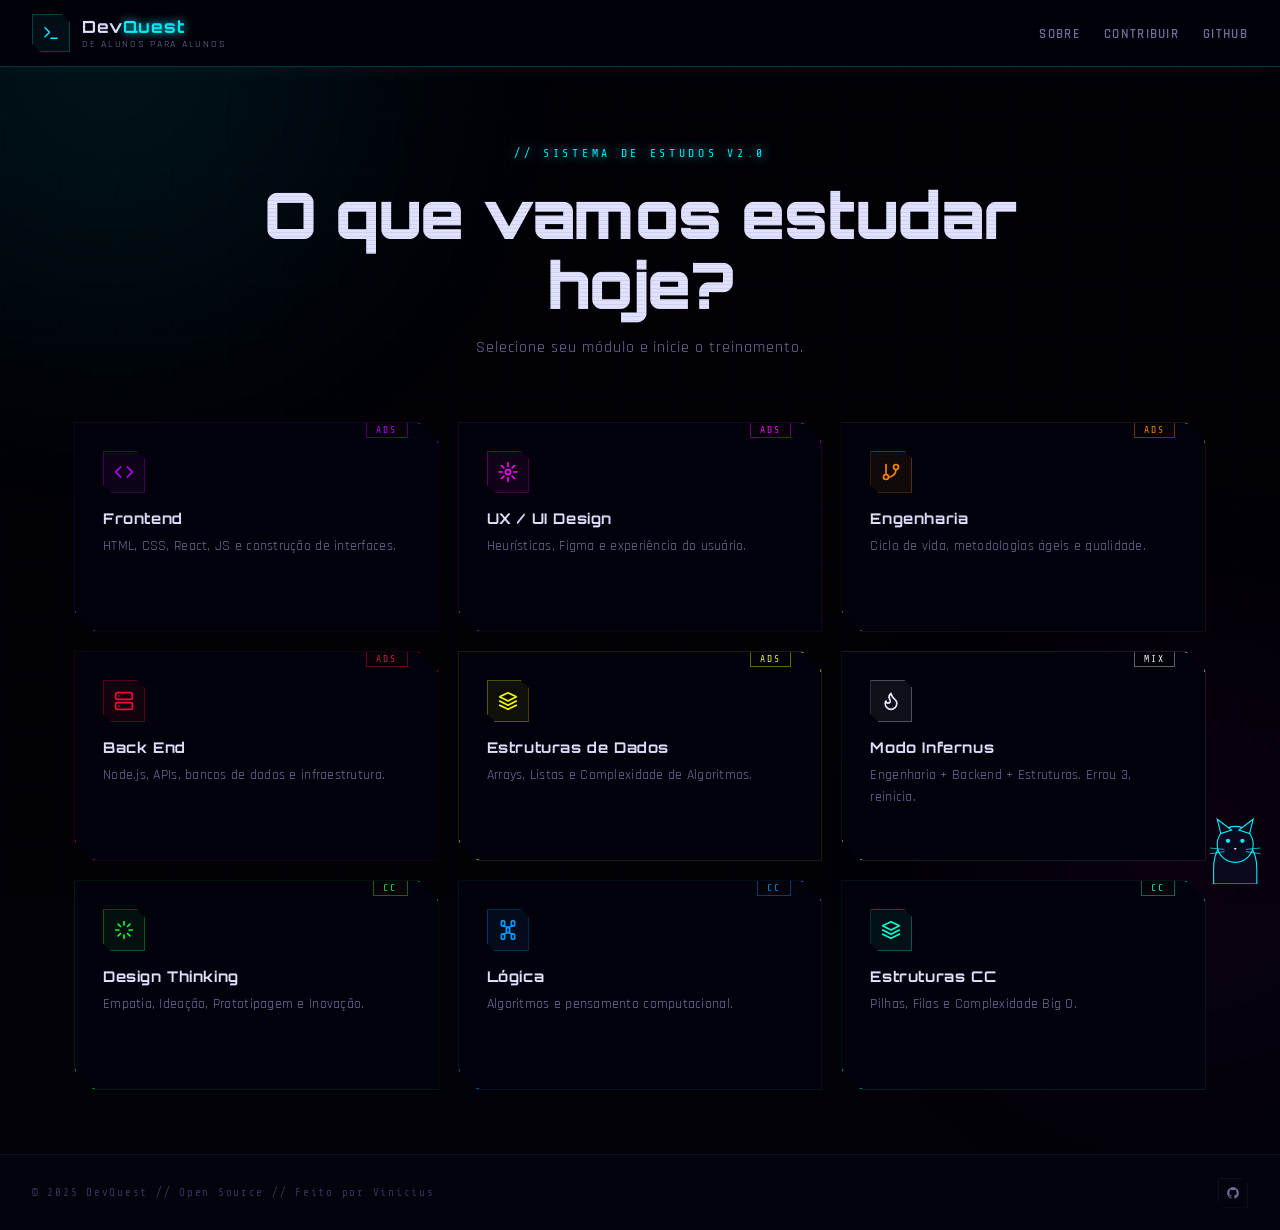
<file: index.html>
<!DOCTYPE html>
<html lang="pt-BR">
<head>
  <meta charset="UTF-8">
  <meta name="viewport" content="width=device-width, initial-scale=1.0">
  <title>DevQuest</title>
  <link rel="stylesheet" href="assets/css/cyber.css">
</head>
<body>

  <!-- MATRIX RAIN — watermark background -->
  <canvas id="game-canvas" style="position:fixed;top:0;left:0;width:100%;height:100%;z-index:1;pointer-events:none;opacity:0.45;"></canvas>

  <!-- Background glow blobs -->
  <div class="glow-blob glow-blob-1"></div>
  <div class="glow-blob glow-blob-2"></div>

  <!-- NAVBAR -->
  <nav class="cyber-nav">
    <div class="cyber-logo">
      <div class="cyber-logo-icon">
        <svg width="18" height="18" viewBox="0 0 24 24" fill="none" stroke="currentColor" stroke-width="2" stroke-linecap="round" stroke-linejoin="round">
          <polyline points="4 17 10 11 4 5"/><line x1="12" y1="19" x2="20" y2="19"/>
        </svg>
      </div>
      <div>
        <div class="cyber-logo-text">Dev<span>Quest</span></div>
        <div class="cyber-logo-sub">De alunos para alunos</div>
      </div>
    </div>
    <ul class="cyber-nav-links">
      <li><a href="#">Sobre</a></li>
      <li><a href="#">Contribuir</a></li>
      <li><a href="https://github.com/ViniciusPaiva21/Quiz_Interativo" target="_blank">GitHub</a></li>
    </ul>
  </nav>

  <!-- MAIN -->
  <main class="main-container">

    <!-- HERO -->
    <div class="cyber-hero">
      <span class="cyber-hero-label">// sistema de estudos v2.0</span>
      <h2 class="cyber-hero-title">
        O que vamos estudar<br>
        <span class="glitch-text">hoje?</span>
      </h2>
      <p class="cyber-hero-subtitle">Selecione seu módulo e inicie o treinamento.</p>
    </div>

    <!-- CATEGORY GRID -->
    <div class="cyber-grid">

      <!-- Frontend -->
      <a href="pages/frontend.html" class="cyber-card"
         style="--card-accent:#bf00ff;--card-accent-rgb:191,0,255;">
        <div class="card-scan"></div>
        <span class="card-badge">ADS</span>
        <div>
          <div class="card-icon">
            <svg width="20" height="20" viewBox="0 0 24 24" fill="none" stroke="currentColor" stroke-width="2" stroke-linecap="round" stroke-linejoin="round">
              <polyline points="16 18 22 12 16 6"/><polyline points="8 6 2 12 8 18"/>
            </svg>
          </div>
          <div class="card-title">Frontend <span class="card-arrow">→</span></div>
          <p class="card-desc">HTML, CSS, React, JS e construção de interfaces.</p>
        </div>
      </a>

      <!-- UX/UI -->
      <a href="pages/ux.html" class="cyber-card"
         style="--card-accent:#ff00ff;--card-accent-rgb:255,0,255;">
        <div class="card-scan"></div>
        <span class="card-badge">ADS</span>
        <div>
          <div class="card-icon">
            <svg width="20" height="20" viewBox="0 0 24 24" fill="none" stroke="currentColor" stroke-width="2" stroke-linecap="round" stroke-linejoin="round">
              <circle cx="12" cy="12" r="3"/><path d="M12 1v4M12 19v4M4.22 4.22l2.83 2.83M16.95 16.95l2.83 2.83M1 12h4M19 12h4M4.22 19.78l2.83-2.83M16.95 7.05l2.83-2.83"/>
            </svg>
          </div>
          <div class="card-title">UX / UI Design <span class="card-arrow">→</span></div>
          <p class="card-desc">Heurísticas, Figma e experiência do usuário.</p>
        </div>
      </a>

      <!-- Engenharia -->
      <a href="pages/engenharia.html" class="cyber-card"
         style="--card-accent:#ff8800;--card-accent-rgb:255,136,0;">
        <div class="card-scan"></div>
        <span class="card-badge">ADS</span>
        <div>
          <div class="card-icon">
            <svg width="20" height="20" viewBox="0 0 24 24" fill="none" stroke="currentColor" stroke-width="2" stroke-linecap="round" stroke-linejoin="round">
              <line x1="6" y1="3" x2="6" y2="15"/><circle cx="18" cy="6" r="3"/><circle cx="6" cy="18" r="3"/>
              <path d="M18 9a9 9 0 01-9 9"/>
            </svg>
          </div>
          <div class="card-title">Engenharia <span class="card-arrow">→</span></div>
          <p class="card-desc">Ciclo de vida, metodologias ágeis e qualidade.</p>
        </div>
      </a>

      <!-- Backend -->
      <a href="pages/backend.html" class="cyber-card"
         style="--card-accent:#ff003c;--card-accent-rgb:255,0,60;">
        <div class="card-scan"></div>
        <span class="card-badge">ADS</span>
        <div>
          <div class="card-icon">
            <svg width="20" height="20" viewBox="0 0 24 24" fill="none" stroke="currentColor" stroke-width="2" stroke-linecap="round" stroke-linejoin="round">
              <rect x="2" y="2" width="20" height="8" rx="2" ry="2"/><rect x="2" y="14" width="20" height="8" rx="2" ry="2"/>
              <line x1="6" y1="6" x2="6.01" y2="6"/><line x1="6" y1="18" x2="6.01" y2="18"/>
            </svg>
          </div>
          <div class="card-title">Back End <span class="card-arrow">→</span></div>
          <p class="card-desc">Node.js, APIs, bancos de dados e infraestrutura.</p>
        </div>
      </a>

      <!-- Estruturas ADS -->
      <a href="pages/estruturas.html" class="cyber-card"
         style="--card-accent:#f5ff00;--card-accent-rgb:245,255,0;">
        <div class="card-scan"></div>
        <span class="card-badge">ADS</span>
        <div>
          <div class="card-icon">
            <svg width="20" height="20" viewBox="0 0 24 24" fill="none" stroke="currentColor" stroke-width="2" stroke-linecap="round" stroke-linejoin="round">
              <polygon points="12 2 2 7 12 12 22 7 12 2"/><polyline points="2 17 12 22 22 17"/>
              <polyline points="2 12 12 17 22 12"/>
            </svg>
          </div>
          <div class="card-title">Estruturas de Dados <span class="card-arrow">→</span></div>
          <p class="card-desc">Arrays, Listas e Complexidade de Algoritmos.</p>
        </div>
      </a>

      <!-- Modo Infernus -->
      <a href="pages/infernus.html" class="cyber-card"
         style="--card-accent:#e8e8ff;--card-accent-rgb:232,232,255;">
        <div class="card-scan"></div>
        <span class="card-badge">MIX</span>
        <div>
          <div class="card-icon">
            <svg width="20" height="20" viewBox="0 0 24 24" fill="none" stroke="currentColor" stroke-width="2" stroke-linecap="round" stroke-linejoin="round">
              <path d="M8.5 14.5A2.5 2.5 0 0011 12c0-1.38-.5-2-1-3-1.072-2.143-.224-4.054 2-6 .5 2.5 2 4.9 4 6.5 2 1.6 3 3.5 3 5.5a7 7 0 11-14 0c0-1.153.433-2.294 1-3a2.5 2.5 0 002.5 2.5z"/>
            </svg>
          </div>
          <div class="card-title">Modo Infernus <span class="card-arrow">→</span></div>
          <p class="card-desc">Engenharia + Backend + Estruturas. Errou 3, reinicia.</p>
        </div>
      </a>

      <!-- Design Thinking -->
      <a href="pages/designthinking.html" class="cyber-card"
         style="--card-accent:#00ff41;--card-accent-rgb:0,255,65;">
        <div class="card-scan"></div>
        <span class="card-badge">CC</span>
        <div>
          <div class="card-icon">
            <svg width="20" height="20" viewBox="0 0 24 24" fill="none" stroke="currentColor" stroke-width="2" stroke-linecap="round" stroke-linejoin="round">
              <line x1="12" y1="2" x2="12" y2="6"/><line x1="12" y1="18" x2="12" y2="22"/>
              <line x1="4.93" y1="4.93" x2="7.76" y2="7.76"/><line x1="16.24" y1="16.24" x2="19.07" y2="19.07"/>
              <line x1="2" y1="12" x2="6" y2="12"/><line x1="18" y1="12" x2="22" y2="12"/>
              <line x1="4.93" y1="19.07" x2="7.76" y2="16.24"/><line x1="16.24" y1="7.76" x2="19.07" y2="4.93"/>
            </svg>
          </div>
          <div class="card-title">Design Thinking <span class="card-arrow">→</span></div>
          <p class="card-desc">Empatia, Ideação, Prototipagem e Inovação.</p>
        </div>
      </a>

      <!-- Lógica -->
      <a href="pages/logica.html" class="cyber-card"
         style="--card-accent:#0099ff;--card-accent-rgb:0,153,255;">
        <div class="card-scan"></div>
        <span class="card-badge">CC</span>
        <div>
          <div class="card-icon">
            <svg width="20" height="20" viewBox="0 0 24 24" fill="none" stroke="currentColor" stroke-width="2" stroke-linecap="round" stroke-linejoin="round">
              <rect x="4" y="1" width="4" height="6" rx="1"/><rect x="16" y="1" width="4" height="6" rx="1"/>
              <rect x="10" y="9" width="4" height="6" rx="1"/><rect x="4" y="17" width="4" height="6" rx="1"/>
              <rect x="16" y="17" width="4" height="6" rx="1"/>
              <line x1="6" y1="7" x2="12" y2="9"/><line x1="18" y1="7" x2="12" y2="9"/>
              <line x1="12" y1="15" x2="6" y2="17"/><line x1="12" y1="15" x2="18" y2="17"/>
            </svg>
          </div>
          <div class="card-title">Lógica <span class="card-arrow">→</span></div>
          <p class="card-desc">Algoritmos e pensamento computacional.</p>
        </div>
      </a>

      <!-- Estruturas CC -->
      <a href="pages/estruturascc.html" class="cyber-card"
         style="--card-accent:#00ffcc;--card-accent-rgb:0,255,204;">
        <div class="card-scan"></div>
        <span class="card-badge">CC</span>
        <div>
          <div class="card-icon">
            <svg width="20" height="20" viewBox="0 0 24 24" fill="none" stroke="currentColor" stroke-width="2" stroke-linecap="round" stroke-linejoin="round">
              <polygon points="12 2 2 7 12 12 22 7 12 2"/>
              <polyline points="2 17 12 22 22 17"/>
              <polyline points="2 12 12 17 22 12"/>
            </svg>
          </div>
          <div class="card-title">Estruturas CC <span class="card-arrow">→</span></div>
          <p class="card-desc">Pilhas, Filas e Complexidade Big O.</p>
        </div>
      </a>

    </div>

  </main>

  <!-- FOOTER -->
  <footer class="cyber-footer">
    <span class="footer-text">© 2025 DevQuest // Open Source // Feito por Vinicius</span>
    <div class="footer-links">
      <a href="https://github.com/ViniciusPaiva21/Quiz_Interativo" target="_blank" class="footer-link" title="GitHub">
        <svg width="14" height="14" viewBox="0 0 24 24" fill="currentColor">
          <path d="M12 2C6.477 2 2 6.477 2 12c0 4.42 2.865 8.17 6.839 9.49.5.092.682-.217.682-.482 0-.237-.008-.866-.013-1.7-2.782.604-3.369-1.34-3.369-1.34-.454-1.156-1.11-1.464-1.11-1.464-.908-.62.069-.608.069-.608 1.003.07 1.531 1.03 1.531 1.03.892 1.529 2.341 1.087 2.91.832.092-.647.35-1.088.636-1.338-2.22-.253-4.555-1.11-4.555-4.943 0-1.091.39-1.984 1.029-2.683-.103-.253-.446-1.27.098-2.647 0 0 .84-.269 2.75 1.025A9.578 9.578 0 0112 6.836c.85.004 1.705.114 2.504.336 1.909-1.294 2.747-1.025 2.747-1.025.546 1.377.202 2.394.1 2.647.64.699 1.028 1.592 1.028 2.683 0 3.842-2.339 4.687-4.566 4.935.359.309.678.919.678 1.852 0 1.336-.012 2.415-.012 2.741 0 .267.18.578.688.48C19.138 20.167 22 16.418 22 12c0-5.523-4.477-10-10-10z"/>
        </svg>
      </a>
    </div>
  </footer>

  <!-- AUDIO CAT -->
  <audio id="meow1" src="assets/audio/miado1.mp3" preload="none"></audio>
  <audio id="meow2" src="assets/audio/miado2.mp3" preload="none"></audio>
  <audio id="meow3" src="assets/audio/miado3.mp3" preload="none"></audio>
  <audio id="meow4" src="assets/audio/miado4.mp3" preload="none"></audio>
  <audio id="meow5" src="assets/audio/miado5.mp3" preload="none"></audio>

  <!-- MASCOT -->
  <div class="mascot-wrap" onclick="handleCatClick()" title="Miau!">
    <div id="cat-bubble" class="mascot-bubble">MIAU://</div>
    <svg width="72" height="72" viewBox="0 0 100 100" id="cat-svg" style="transition:transform 0.4s ease;display:block;">
      <path d="M30 80 Q30 40 60 40 Q90 40 90 80 L90 100 L30 100 Z" fill="#0a0a1f" stroke="#00f0ff" stroke-width="1.5"/>
      <circle cx="60" cy="45" r="25" fill="#0a0a1f" stroke="#00f0ff" stroke-width="1.5"/>
      <path d="M40 30 L35 10 L55 25 Z" fill="#0a0a1f" stroke="#00f0ff" stroke-width="1.5"/>
      <path d="M80 30 L85 10 L65 25 Z" fill="#0a0a1f" stroke="#00f0ff" stroke-width="1.5"/>
      <circle cx="50" cy="40" r="3" fill="#00f0ff"/>
      <circle cx="70" cy="40" r="3" fill="#00f0ff"/>
      <path d="M58 50 L62 50 L60 53 Z" fill="#e0e0ff"/>
      <line x1="45" y1="52" x2="25" y2="50" stroke="#00f0ff" stroke-width="1"/>
      <line x1="45" y1="55" x2="25" y2="58" stroke="#00f0ff" stroke-width="1"/>
      <line x1="75" y1="52" x2="95" y2="50" stroke="#00f0ff" stroke-width="1"/>
      <line x1="75" y1="55" x2="95" y2="58" stroke="#00f0ff" stroke-width="1"/>
    </svg>
  </div>

  <script src="assets/js/mascot.js"></script>

  <!-- ============================================================
       MATRIX RAIN — passive cyberpunk background
       ============================================================ -->
  <script>
  (function () {
    'use strict';

    const canvas = document.getElementById('game-canvas');
    const ctx    = canvas.getContext('2d');

    // ── Charset: katakana + code symbols + hex + latin ──
    const CHARS =
      'アイウエオカキクケコサシスセソタチツテトナニヌネノハヒフヘホマミムメモヤユヨラリルレロワヲン' +
      '0123456789ABCDEF{}[]<>/\\|=+-*&%$#@!?~^' +
      'abcdefghijklmnopqrstuvwxyz';

    // Column colors: mostly cyan, occasional purple or green
    const COL_PALETTES = [
      '#00f0ff', '#00f0ff', '#00f0ff', '#00f0ff', '#00f0ff',
      '#bf00ff', '#00ff41',
    ];

    const FS = 14;         // font size / column width
    let W, H, cols;
    let drops = [];        // y position (in rows) per column
    let speeds = [];       // rows per frame per column (float)
    let palette = [];      // color per column
    let accum = [];        // fractional accumulator per column

    function init() {
      W = canvas.width  = window.innerWidth;
      H = canvas.height = window.innerHeight;
      cols   = Math.floor(W / FS);
      drops  = [];
      speeds = [];
      palette = [];
      accum  = [];
      for (let i = 0; i < cols; i++) {
        // stagger starting positions so it doesn't all start at top at once
        drops[i]  = -Math.floor(Math.random() * (H / FS));
        speeds[i] =  0.08 + Math.random() * 0.18;  // 0.08–0.26 rows/frame
        accum[i]  = 0;
        palette[i] = COL_PALETTES[Math.floor(Math.random() * COL_PALETTES.length)];
      }
      // Fill canvas black so first fade-rect starts correctly
      ctx.fillStyle = '#020208';
      ctx.fillRect(0, 0, W, H);
    }
    init();
    window.addEventListener('resize', init);

    ctx.font = `${FS}px 'Share Tech Mono', monospace`;

    function tick() {
      // Fade previous frame — controls trail length
      ctx.fillStyle = 'rgba(2, 2, 8, 0.22)';
      ctx.fillRect(0, 0, W, H);

      for (let i = 0; i < cols; i++) {
        accum[i] += speeds[i];
        if (accum[i] < 1) continue;
        accum[i] -= 1;

        const row = drops[i];
        if (row >= 0) {
          const x = i * FS;
          const y = row * FS;
          const ch = CHARS[Math.floor(Math.random() * CHARS.length)];
          const col = palette[i];

          // Bright white-hot leading character
          ctx.shadowBlur  = 12;
          ctx.shadowColor = col;
          ctx.fillStyle   = '#ffffff';
          ctx.fillText(ch, x, y);
          ctx.shadowBlur  = 0;

          // Colour echo one row behind (gives a sharp secondary glow)
          if (row > 0) {
            ctx.fillStyle = col;
            ctx.fillText(CHARS[Math.floor(Math.random() * CHARS.length)], x, y - FS);
          }
        }

        drops[i]++;

        // Reset when column has scrolled fully off screen, random pause
        if (drops[i] * FS > H + FS * 6 && Math.random() < 0.02) {
          drops[i]  = -Math.floor(Math.random() * 20);
          // occasionally swap palette color on reset for variety
          if (Math.random() < 0.25) {
            palette[i] = COL_PALETTES[Math.floor(Math.random() * COL_PALETTES.length)];
          }
        }
      }

      requestAnimationFrame(tick);
    }
    requestAnimationFrame(tick);
  })();
  </script>

</body>
</html>
</file>
<file: assets/css/cyber.css>
/* ============================================================
   DEVQUEST // CYBER THEME
   Fonts: Orbitron (headings), Rajdhani (body), Share Tech Mono (code/labels)
   ============================================================ */
@import url('https://fonts.googleapis.com/css2?family=Orbitron:wght@400;700;900&family=Rajdhani:wght@300;400;500;600;700&family=Share+Tech+Mono&display=swap');

/* === CSS VARIABLES === */
:root {
  --bg-primary:    #020208;
  --bg-secondary:  #040410;
  --bg-card:       rgba(3, 3, 14, 0.92);

  --neon-cyan:     #00f0ff;
  --neon-magenta:  #ff00ff;
  --neon-green:    #00ff41;
  --neon-red:      #ff003c;
  --neon-amber:    #ff8800;
  --neon-blue:     #0099ff;
  --neon-purple:   #bf00ff;
  --neon-yellow:   #f5ff00;
  --neon-teal:     #00ffcc;
  --neon-white:    #e8e8ff;

  --text-primary:  #e0e0ff;
  --text-secondary:#7070a0;
  --text-dim:      #353558;

  --border-glow:   rgba(0, 240, 255, 0.22);
  --border-subtle: rgba(0, 240, 255, 0.07);

  /* Per-page accent — overridden inline or by quiz-engine.js */
  --accent:        var(--neon-cyan);
  --accent-rgb:    0, 240, 255;
}

/* === RESET === */
*, *::before, *::after { margin: 0; padding: 0; box-sizing: border-box; }

/* === BODY === */
body {
  font-family: 'Rajdhani', sans-serif;
  background-color: var(--bg-primary);
  color: var(--text-primary);
  min-height: 100vh;
  display: flex;
  flex-direction: column;
  overflow-x: hidden;
  position: relative;
}

/* === GRID BACKGROUND === */
body::before {
  content: '';
  position: fixed;
  inset: 0;
  background-image:
    linear-gradient(rgba(0,240,255,0.028) 1px, transparent 1px),
    linear-gradient(90deg, rgba(0,240,255,0.028) 1px, transparent 1px);
  background-size: 56px 56px;
  pointer-events: none;
  z-index: 0;
}

/* === SCANLINES === */
body::after {
  content: '';
  position: fixed;
  inset: 0;
  background: repeating-linear-gradient(
    0deg, transparent, transparent 3px,
    rgba(0,0,0,0.06) 3px, rgba(0,0,0,0.06) 4px
  );
  pointer-events: none;
  z-index: 9998;
}

/* ============================================================
   NAVBAR
   ============================================================ */
.cyber-nav {
  position: sticky;
  top: 0;
  z-index: 1000;
  display: flex;
  justify-content: space-between;
  align-items: center;
  padding: 0.875rem 2rem;
  background: rgba(2,2,10,0.97);
  backdrop-filter: blur(14px);
  border-bottom: 1px solid var(--border-glow);
  box-shadow: 0 0 24px rgba(0,240,255,0.06);
}

.cyber-logo {
  display: flex;
  align-items: center;
  gap: 12px;
  text-decoration: none;
  cursor: pointer;
}

.cyber-logo-icon {
  width: 38px;
  height: 38px;
  border: 1px solid var(--border-glow);
  display: flex;
  align-items: center;
  justify-content: center;
  clip-path: polygon(0 0, calc(100% - 8px) 0, 100% 8px, 100% 100%, 8px 100%, 0 calc(100% - 8px));
  background: rgba(0,240,255,0.05);
  color: var(--neon-cyan);
  transition: all 0.25s ease;
}
.cyber-logo:hover .cyber-logo-icon {
  background: rgba(0,240,255,0.12);
  box-shadow: 0 0 14px rgba(0,240,255,0.35);
}

.cyber-logo-text {
  font-family: 'Orbitron', sans-serif;
  font-size: 1.05rem;
  font-weight: 700;
  letter-spacing: 0.05em;
  color: var(--text-primary);
}
.cyber-logo-text span {
  color: var(--neon-cyan);
  text-shadow: 0 0 10px var(--neon-cyan);
}

.cyber-logo-sub {
  font-size: 0.6rem;
  color: var(--text-secondary);
  letter-spacing: 0.18em;
  text-transform: uppercase;
  margin-top: 1px;
}

.cyber-nav-links {
  display: flex;
  gap: 1.5rem;
  list-style: none;
}
.cyber-nav-links a {
  font-family: 'Rajdhani', sans-serif;
  font-weight: 600;
  font-size: 0.82rem;
  letter-spacing: 0.1em;
  text-transform: uppercase;
  color: var(--text-secondary);
  text-decoration: none;
  transition: all 0.2s ease;
  position: relative;
}
.cyber-nav-links a::after {
  content: '';
  position: absolute;
  bottom: -2px; left: 0;
  width: 0; height: 1px;
  background: var(--neon-cyan);
  box-shadow: 0 0 6px var(--neon-cyan);
  transition: width 0.3s ease;
}
.cyber-nav-links a:hover {
  color: var(--neon-cyan);
  text-shadow: 0 0 8px rgba(0,240,255,0.5);
}
.cyber-nav-links a:hover::after { width: 100%; }

/* ============================================================
   GLOW BLOBS
   ============================================================ */
.glow-blob {
  position: fixed;
  border-radius: 50%;
  filter: blur(130px);
  pointer-events: none;
  z-index: 3;   /* above game canvas (z:1) */
  animation: blob-pulse 7s ease-in-out infinite;
}
.glow-blob-1 {
  width: 520px; height: 520px;
  background: var(--neon-cyan);
  opacity: 0.08;
  top: -200px; left: -150px;
}
.glow-blob-2 {
  width: 420px; height: 420px;
  background: var(--neon-magenta);
  opacity: 0.05;
  bottom: -160px; right: -120px;
  animation-delay: -3.5s;
}
@keyframes blob-pulse {
  0%, 100% { opacity: 0.05; transform: scale(1); }
  50%       { opacity: 0.12; transform: scale(1.06); }
}

/* ============================================================
   INDEX — HERO
   ============================================================ */
.main-container {
  flex: 1;
  display: flex;
  flex-direction: column;
  align-items: center;
  padding: 5rem 1.5rem 4rem;
  width: 100%;
  max-width: 1180px;
  margin: 0 auto;
  position: relative;
  z-index: 10;
}

.cyber-hero {
  text-align: center;
  margin-bottom: 4rem;
}

.cyber-hero-label {
  font-family: 'Share Tech Mono', monospace;
  font-size: 0.72rem;
  letter-spacing: 0.32em;
  text-transform: uppercase;
  color: var(--neon-cyan);
  text-shadow: 0 0 12px var(--neon-cyan);
  margin-bottom: 1.25rem;
  display: block;
}

.cyber-hero-title {
  font-family: 'Orbitron', sans-serif;
  font-size: clamp(1.8rem, 5.5vw, 4rem);
  font-weight: 900;
  line-height: 1.1;
  letter-spacing: -0.01em;
  color: var(--text-primary);
  margin-bottom: 1rem;
}

.glitch-text {
  display: inline-block;
  animation: glitch 6s infinite;
}

@keyframes glitch {
  0%,88%,100% {
    text-shadow: none;
    transform: none;
  }
  89% {
    text-shadow: 3px 0 var(--neon-magenta), -3px 0 var(--neon-cyan);
    transform: skewX(-3deg);
  }
  91% {
    text-shadow: -3px 0 var(--neon-magenta), 3px 0 var(--neon-cyan);
    transform: skewX(3deg);
  }
  93% {
    text-shadow: 3px 0 var(--neon-magenta), -3px 0 var(--neon-cyan);
    transform: skewX(0);
  }
  95% { text-shadow: none; }
}

.cyber-hero-subtitle {
  font-size: 1rem;
  color: var(--text-secondary);
  letter-spacing: 0.06em;
}

/* ============================================================
   INDEX — CARDS GRID
   ============================================================ */
.cyber-grid {
  display: grid;
  grid-template-columns: repeat(3, 1fr);
  gap: 1.2rem;
  width: 100%;
}

.cyber-card {
  position: relative;
  padding: 1.75rem;
  background: var(--bg-card);
  border: 1px solid rgba(var(--card-accent-rgb, 0,240,255), 0.1);
  min-height: 210px;
  display: flex;
  flex-direction: column;
  justify-content: space-between;
  cursor: pointer;
  text-decoration: none;
  color: inherit;
  transition: all 0.35s cubic-bezier(0.4,0,0.2,1);
  clip-path: polygon(0 0, calc(100% - 20px) 0, 100% 20px, 100% 100%, 20px 100%, 0 calc(100% - 20px));
  overflow: hidden;
}

/* Top-right notch highlight */
.cyber-card::before {
  content: '';
  position: absolute;
  top: 0; right: 0;
  width: 20px; height: 20px;
  border-right: 1px solid rgba(var(--card-accent-rgb,0,240,255),0.5);
  border-top: 1px solid rgba(var(--card-accent-rgb,0,240,255),0.5);
  transition: all 0.3s ease;
}
/* Bottom-left notch highlight */
.cyber-card::after {
  content: '';
  position: absolute;
  bottom: 0; left: 0;
  width: 20px; height: 20px;
  border-left: 1px solid rgba(var(--card-accent-rgb,0,240,255),0.5);
  border-bottom: 1px solid rgba(var(--card-accent-rgb,0,240,255),0.5);
  transition: all 0.3s ease;
}

.cyber-card:hover {
  background: rgba(var(--card-accent-rgb,0,240,255), 0.06);
  border-color: rgba(var(--card-accent-rgb,0,240,255), 0.32);
  transform: translateY(-5px);
  box-shadow:
    0 0 24px rgba(var(--card-accent-rgb,0,240,255), 0.18),
    0 0 64px rgba(var(--card-accent-rgb,0,240,255), 0.05),
    inset 0 0 24px rgba(var(--card-accent-rgb,0,240,255), 0.03);
}
.cyber-card:hover::before,
.cyber-card:hover::after {
  box-shadow: 0 0 8px rgba(var(--card-accent-rgb,0,240,255),0.6);
}

/* Scan line sweep on hover */
.card-scan {
  position: absolute;
  top: -100%; left: 0;
  width: 100%; height: 100%;
  background: linear-gradient(
    to bottom,
    transparent 0%,
    rgba(var(--card-accent-rgb,0,240,255),0.05) 50%,
    transparent 100%
  );
  pointer-events: none;
}
.cyber-card:hover .card-scan {
  animation: card-sweep 1s ease-in-out forwards;
}
@keyframes card-sweep {
  from { top: -100%; }
  to   { top: 100%; }
}

.card-badge {
  position: absolute;
  top: -1px;
  right: 30px;
  font-family: 'Share Tech Mono', monospace;
  font-size: 0.6rem;
  letter-spacing: 0.22em;
  text-transform: uppercase;
  padding: 2px 9px;
  background: var(--bg-primary);
  border: 1px solid rgba(var(--card-accent-rgb,0,240,255),0.4);
  color: rgba(var(--card-accent-rgb,0,240,255),1);
  color: var(--card-accent, var(--neon-cyan));
}

.card-icon {
  width: 42px;
  height: 42px;
  display: flex;
  align-items: center;
  justify-content: center;
  border: 1px solid rgba(var(--card-accent-rgb,0,240,255),0.3);
  margin-bottom: 1rem;
  clip-path: polygon(0 0, calc(100% - 8px) 0, 100% 8px, 100% 100%, 8px 100%, 0 calc(100% - 8px));
  background: rgba(var(--card-accent-rgb,0,240,255),0.06);
  color: var(--card-accent, var(--neon-cyan));
  transition: all 0.3s ease;
}
.cyber-card:hover .card-icon {
  box-shadow: 0 0 14px rgba(var(--card-accent-rgb,0,240,255),0.45);
  background: rgba(var(--card-accent-rgb,0,240,255),0.12);
}

.card-title {
  font-family: 'Orbitron', sans-serif;
  font-size: 0.92rem;
  font-weight: 700;
  letter-spacing: 0.04em;
  color: var(--text-primary);
  margin-bottom: 0.5rem;
  display: flex;
  align-items: center;
  gap: 0.5rem;
}
.card-arrow {
  color: var(--card-accent, var(--neon-cyan));
  opacity: 0;
  transform: translateX(-4px);
  transition: all 0.25s ease;
  font-size: 0.75rem;
}
.cyber-card:hover .card-arrow { opacity: 1; transform: translateX(0); }

.card-desc {
  font-size: 0.85rem;
  color: var(--text-secondary);
  line-height: 1.6;
  letter-spacing: 0.02em;
}

/* ============================================================
   QUIZ PAGES — LAYOUT
   ============================================================ */
.quiz-layout {
  flex: 1;
  display: flex;
  flex-direction: column;
  align-items: center;
  justify-content: center;
  padding: 3rem 1.5rem;
  position: relative;
  z-index: 1;
}

.quiz-header-section {
  text-align: center;
  margin-bottom: 2.5rem;
}

.quiz-subject-label {
  font-family: 'Share Tech Mono', monospace;
  font-size: 0.68rem;
  letter-spacing: 0.3em;
  text-transform: uppercase;
  color: var(--accent);
  text-shadow: 0 0 12px var(--accent);
  margin-bottom: 0.6rem;
  display: block;
}

.quiz-title {
  font-family: 'Orbitron', sans-serif;
  font-size: clamp(1.5rem, 4vw, 2.2rem);
  font-weight: 900;
  color: var(--text-primary);
  letter-spacing: 0.03em;
}

.quiz-subtitle {
  font-size: 0.9rem;
  color: var(--text-secondary);
  margin-top: 0.4rem;
  letter-spacing: 0.05em;
}

/* ============================================================
   QUIZ BOX
   ============================================================ */
.quiz-box {
  width: 100%;
  max-width: 760px;
  background: var(--bg-card);
  border: 1px solid var(--border-glow);
  padding: 2.5rem;
  clip-path: polygon(0 0, calc(100% - 26px) 0, 100% 26px, 100% 100%, 26px 100%, 0 calc(100% - 26px));
  position: relative;
  backdrop-filter: blur(12px);
  box-shadow:
    0 0 48px rgba(var(--accent-rgb,0,240,255),0.06),
    inset 0 0 48px rgba(0,0,0,0.5);
}
.quiz-box::before {
  content: '';
  position: absolute;
  top: 0; right: 0;
  width: 26px; height: 26px;
  border-right: 1px solid var(--accent);
  border-top: 1px solid var(--accent);
  box-shadow: 4px -4px 14px rgba(var(--accent-rgb,0,240,255),0.35);
}
.quiz-box::after {
  content: '';
  position: absolute;
  bottom: 0; left: 0;
  width: 26px; height: 26px;
  border-left: 1px solid var(--accent);
  border-bottom: 1px solid var(--accent);
  box-shadow: -4px 4px 14px rgba(var(--accent-rgb,0,240,255),0.35);
}

/* Question counter */
.question-counter {
  font-family: 'Share Tech Mono', monospace;
  font-size: 0.68rem;
  letter-spacing: 0.22em;
  color: var(--accent);
  text-shadow: 0 0 10px var(--accent);
  text-transform: uppercase;
  margin-bottom: 1rem;
  display: flex;
  align-items: center;
  gap: 0.75rem;
}
.question-counter::before {
  content: '';
  display: inline-block;
  width: 24px; height: 1px;
  background: var(--accent);
  box-shadow: 0 0 8px var(--accent);
}

.question-title {
  font-family: 'Rajdhani', sans-serif;
  font-size: 1.35rem;
  font-weight: 600;
  color: var(--text-primary);
  line-height: 1.5;
  margin-bottom: 0.75rem;
  letter-spacing: 0.02em;
}

.question-desc {
  font-size: 0.95rem;
  color: #9898bb;
  line-height: 1.75;
  margin-bottom: 1.25rem;
  white-space: pre-line;
}

/* Affirmations */
.affirmation-label {
  font-family: 'Share Tech Mono', monospace;
  font-size: 0.62rem;
  letter-spacing: 0.2em;
  text-transform: uppercase;
  color: var(--text-secondary);
  margin-bottom: 0.6rem;
  display: block;
}
.affirmation-item {
  display: flex;
  gap: 1rem;
  padding: 0.7rem 1rem;
  background: rgba(var(--accent-rgb,0,240,255),0.03);
  border: 1px solid var(--border-subtle);
  margin-bottom: 0.45rem;
  transition: border-color 0.2s ease;
}
.affirmation-item:hover {
  border-color: rgba(var(--accent-rgb,0,240,255),0.2);
}
.affirmation-id {
  font-family: 'Share Tech Mono', monospace;
  font-size: 0.8rem;
  color: var(--accent);
  text-shadow: 0 0 6px var(--accent);
  flex-shrink: 0;
  padding-top: 1px;
}
.affirmation-text {
  font-size: 0.9rem;
  color: #9898bb;
  line-height: 1.5;
}

/* Code block */
.code-container {
  margin: 1.5rem 0;
  border: 1px solid rgba(var(--accent-rgb,0,240,255),0.14);
  overflow: hidden;
  clip-path: polygon(0 0, calc(100% - 14px) 0, 100% 14px, 100% 100%, 0 100%);
}
.code-header {
  display: flex;
  align-items: center;
  gap: 0.45rem;
  padding: 0.45rem 1rem;
  background: rgba(var(--accent-rgb,0,240,255),0.06);
  border-bottom: 1px solid rgba(var(--accent-rgb,0,240,255),0.1);
}
.code-dot { width: 8px; height: 8px; border-radius: 50%; }
.code-dot.red    { background: #ff5f57; }
.code-dot.yellow { background: #febc2e; }
.code-dot.green  { background: #28c840; }
.code-label {
  font-family: 'Share Tech Mono', monospace;
  font-size: 0.62rem;
  letter-spacing: 0.15em;
  color: var(--text-dim);
  margin-left: auto;
}
pre { margin: 0; overflow-x: auto; }
pre::-webkit-scrollbar { height: 4px; }
pre::-webkit-scrollbar-track { background: #090915; }
pre::-webkit-scrollbar-thumb { background: rgba(var(--accent-rgb,0,240,255),0.2); }

/* ============================================================
   OPTIONS
   ============================================================ */
.options-list {
  display: flex;
  flex-direction: column;
  gap: 0.55rem;
  margin-top: 1.5rem;
}

.option-btn {
  display: flex;
  align-items: center;
  gap: 1rem;
  width: 100%;
  padding: 0.85rem 1.25rem;
  background: rgba(var(--accent-rgb,0,240,255),0.03);
  border: 1px solid var(--border-subtle);
  color: var(--text-primary);
  text-align: left;
  cursor: pointer;
  font-family: 'Rajdhani', sans-serif;
  font-size: 0.98rem;
  font-weight: 500;
  letter-spacing: 0.03em;
  transition: all 0.18s ease;
  position: relative;
  overflow: hidden;
}
.option-btn::before {
  content: '';
  position: absolute;
  left: 0; top: 0;
  height: 100%; width: 2px;
  background: var(--accent);
  opacity: 0;
  transition: opacity 0.18s ease;
  box-shadow: 0 0 10px var(--accent);
}
.option-btn:hover:not(:disabled) {
  background: rgba(var(--accent-rgb,0,240,255),0.07);
  border-color: rgba(var(--accent-rgb,0,240,255),0.28);
  transform: translateX(4px);
}
.option-btn:hover:not(:disabled)::before { opacity: 1; }

.option-letter {
  font-family: 'Share Tech Mono', monospace;
  font-size: 0.78rem;
  color: var(--accent);
  text-shadow: 0 0 7px var(--accent);
  flex-shrink: 0;
  width: 22px;
  transition: color 0.2s;
}
.option-text {
  flex: 1;
  color: #9898bb;
  transition: color 0.2s;
  line-height: 1.4;
}
.option-btn:hover:not(:disabled) .option-text { color: var(--text-primary); }
.option-btn:disabled { cursor: default; }
.option-btn:disabled:not(.correct-answer):not(.wrong-answer) { opacity: 0.32; }

/* Feedback */
.option-btn.correct-answer {
  background: rgba(0,255,65,0.07) !important;
  border-color: var(--neon-green) !important;
  opacity: 1 !important;
}
.option-btn.correct-answer::before {
  opacity: 1;
  background: var(--neon-green) !important;
  box-shadow: 0 0 12px var(--neon-green) !important;
}
.option-btn.correct-answer .option-letter {
  color: var(--neon-green);
  text-shadow: 0 0 8px var(--neon-green);
}
.option-btn.correct-answer .option-text { color: var(--neon-green); }

.option-btn.wrong-answer {
  background: rgba(255,0,60,0.07) !important;
  border-color: var(--neon-red) !important;
  opacity: 1 !important;
}
.option-btn.wrong-answer::before {
  opacity: 1;
  background: var(--neon-red) !important;
  box-shadow: 0 0 12px var(--neon-red) !important;
}
.option-btn.wrong-answer .option-letter {
  color: var(--neon-red);
  text-shadow: 0 0 8px var(--neon-red);
}
.option-btn.wrong-answer .option-text { color: var(--neon-red); }

/* ============================================================
   NEXT BUTTON
   ============================================================ */
.next-btn {
  display: block;
  width: 100%;
  margin-top: 1.4rem;
  padding: 0.95rem;
  background: transparent;
  border: 1px solid var(--accent);
  color: var(--accent);
  font-family: 'Orbitron', sans-serif;
  font-size: 0.78rem;
  font-weight: 700;
  letter-spacing: 0.18em;
  text-transform: uppercase;
  cursor: pointer;
  transition: all 0.28s ease;
  clip-path: polygon(0 0, calc(100% - 14px) 0, 100% 14px, 100% 100%, 14px 100%, 0 calc(100% - 14px));
  box-shadow: 0 0 14px rgba(var(--accent-rgb,0,240,255),0.18),
              inset 0 0 14px rgba(var(--accent-rgb,0,240,255),0.04);
  position: relative;
  overflow: hidden;
}
.next-btn::before {
  content: '';
  position: absolute;
  inset: 0;
  background: rgba(var(--accent-rgb,0,240,255),0.08);
  opacity: 0;
  transition: opacity 0.28s ease;
}
.next-btn:hover::before { opacity: 1; }
.next-btn:hover {
  box-shadow: 0 0 26px rgba(var(--accent-rgb,0,240,255),0.45),
              inset 0 0 26px rgba(var(--accent-rgb,0,240,255),0.08);
  text-shadow: 0 0 10px var(--accent);
}

/* ============================================================
   FINAL SCREEN
   ============================================================ */
.final-screen {
  text-align: center;
  width: 100%;
  max-width: 600px;
  background: var(--bg-card);
  border: 1px solid var(--border-glow);
  padding: 3rem 2.5rem;
  clip-path: polygon(0 0, calc(100% - 26px) 0, 100% 26px, 100% 100%, 26px 100%, 0 calc(100% - 26px));
  position: relative;
  backdrop-filter: blur(12px);
  z-index: 1;
}
.final-title {
  font-family: 'Orbitron', sans-serif;
  font-size: 1.6rem;
  font-weight: 900;
  color: var(--accent);
  text-shadow: 0 0 22px var(--accent);
  margin-bottom: 0.6rem;
  letter-spacing: 0.06em;
}
.final-score {
  font-family: 'Share Tech Mono', monospace;
  font-size: 0.95rem;
  color: var(--text-primary);
  margin-bottom: 2rem;
  letter-spacing: 0.1em;
}
.final-score span {
  color: var(--accent);
  text-shadow: 0 0 14px var(--accent);
  font-size: 1.4rem;
}
.final-actions {
  display: flex;
  gap: 1rem;
  justify-content: center;
  flex-wrap: wrap;
}

.btn-primary, .btn-secondary {
  padding: 0.7rem 1.75rem;
  font-family: 'Orbitron', sans-serif;
  font-size: 0.7rem;
  font-weight: 700;
  letter-spacing: 0.15em;
  text-transform: uppercase;
  cursor: pointer;
  transition: all 0.28s ease;
  text-decoration: none;
  display: inline-flex;
  align-items: center;
  clip-path: polygon(0 0, calc(100% - 10px) 0, 100% 10px, 100% 100%, 10px 100%, 0 calc(100% - 10px));
}
.btn-primary {
  background: transparent;
  border: 1px solid var(--accent);
  color: var(--accent);
}
.btn-primary:hover {
  background: rgba(var(--accent-rgb,0,240,255),0.1);
  box-shadow: 0 0 18px rgba(var(--accent-rgb,0,240,255),0.35);
  text-shadow: 0 0 8px var(--accent);
}
.btn-secondary {
  background: rgba(255,255,255,0.03);
  border: 1px solid var(--border-glow);
  color: var(--text-secondary);
}
.btn-secondary:hover {
  border-color: rgba(var(--accent-rgb,0,240,255),0.3);
  color: var(--text-primary);
}

/* ============================================================
   LOADING
   ============================================================ */
.loading-text {
  font-family: 'Share Tech Mono', monospace;
  font-size: 0.88rem;
  letter-spacing: 0.22em;
  color: var(--accent);
  text-shadow: 0 0 12px var(--accent);
  text-transform: uppercase;
}
.loading-text::after {
  content: '...';
  animation: loading-dots 1.4s infinite;
}
@keyframes loading-dots {
  0%,20% { content: '.'; }
  40%     { content: '..'; }
  60%,100%{ content: '...'; }
}

/* ============================================================
   INFERNUS — LIVES & FIRE
   ============================================================ */
.infernus-hud {
  display: flex;
  gap: 1rem;
  justify-content: center;
  flex-wrap: wrap;
  margin-bottom: 1.75rem;
  position: relative;
  z-index: 1;
}
.hud-chip {
  font-family: 'Share Tech Mono', monospace;
  font-size: 0.72rem;
  letter-spacing: 0.18em;
  text-transform: uppercase;
  padding: 0.4rem 1rem;
  background: rgba(255,255,255,0.04);
  border: 1px solid var(--border-glow);
  color: var(--text-secondary);
  clip-path: polygon(0 0, calc(100% - 8px) 0, 100% 8px, 100% 100%, 8px 100%, 0 calc(100% - 8px));
}
.hud-chip span {
  color: var(--neon-white);
}
.hud-chip.lives span {
  color: var(--neon-red);
  text-shadow: 0 0 8px var(--neon-red);
}

.fire-bg {
  position: fixed;
  inset: 0;
  overflow: hidden;
  pointer-events: none;
  z-index: 0;
}
.fire-core {
  position: absolute;
  bottom: -90px;
  border-radius: 9999px;
  filter: blur(48px);
  background: radial-gradient(circle,
    rgba(255,255,255,0.9) 0%,
    rgba(220,220,255,0.45) 30%,
    rgba(180,180,255,0.1) 60%,
    transparent 78%
  );
  animation: fire-rise linear infinite, fire-flicker ease-in-out infinite;
}
.fire-sm  { width: 100px; height: 160px; }
.fire-md  { width: 170px; height: 240px; }
.fire-lg  { width: 250px; height: 340px; }

@keyframes fire-rise {
  from { transform: translateY(0) scale(1); opacity: 0.14; }
  50%  { opacity: 0.26; }
  to   { transform: translateY(-140px) scale(1.4); opacity: 0; }
}
@keyframes fire-flicker {
  0%,100%{ opacity: 0.14; }
  25% { opacity: 0.26; }
  50% { opacity: 0.1; }
  75% { opacity: 0.28; }
}

.materia-tag {
  font-family: 'Share Tech Mono', monospace;
  font-size: 0.6rem;
  letter-spacing: 0.2em;
  text-transform: uppercase;
  padding: 2px 8px;
  border: 1px solid rgba(255,255,255,0.18);
  color: rgba(255,255,255,0.6);
  display: inline-block;
  margin-left: 0.75rem;
  vertical-align: middle;
}

/* ============================================================
   FOOTER
   ============================================================ */
.cyber-footer {
  border-top: 1px solid var(--border-subtle);
  padding: 1.4rem 2rem;
  display: flex;
  justify-content: space-between;
  align-items: center;
  position: relative;
  z-index: 10;
  background: rgba(5,5,18,0.7);
}
.footer-text {
  font-family: 'Share Tech Mono', monospace;
  font-size: 0.68rem;
  letter-spacing: 0.16em;
  color: var(--text-dim);
}
.footer-links { display: flex; gap: 0.6rem; }
.footer-link {
  width: 30px; height: 30px;
  display: flex;
  align-items: center;
  justify-content: center;
  border: 1px solid var(--border-subtle);
  color: var(--text-secondary);
  text-decoration: none;
  transition: all 0.2s ease;
  clip-path: polygon(0 0, calc(100% - 6px) 0, 100% 6px, 100% 100%, 6px 100%, 0 calc(100% - 6px));
}
.footer-link:hover {
  border-color: var(--neon-cyan);
  color: var(--neon-cyan);
  box-shadow: 0 0 10px rgba(0,240,255,0.3);
}

/* ============================================================
   MASCOT
   ============================================================ */
.mascot-wrap {
  position: fixed;
  bottom: 1rem;
  right: 1rem;
  z-index: 9999;
  cursor: pointer;
}
.mascot-bubble {
  position: absolute;
  top: -2.4rem;
  left: -2rem;
  font-family: 'Share Tech Mono', monospace;
  font-size: 0.65rem;
  padding: 0.25rem 0.6rem;
  background: var(--neon-cyan);
  color: var(--bg-primary);
  border: 1px solid var(--neon-cyan);
  white-space: nowrap;
  opacity: 0;
  transform: scale(0.9) translateY(6px);
  transition: all 0.25s ease;
  pointer-events: none;
}
.mascot-bubble.visible {
  opacity: 1;
  transform: scale(1) translateY(0);
}

/* ============================================================
   SHAKE (Infernus death)
   ============================================================ */
@keyframes shake {
  0%,100% { transform: translateX(0); }
  20%  { transform: translateX(-10px); }
  40%  { transform: translateX(10px); }
  60%  { transform: translateX(-7px); }
  80%  { transform: translateX(7px); }
}
.shake { animation: shake 0.4s ease-in-out; }

/* ============================================================
   UTILITIES
   ============================================================ */
.hidden { display: none !important; }

/* ============================================================
   MINI RUNNER — WATERMARK CANVAS (fixed background)
   ============================================================ */
#game-canvas {
  image-rendering: pixelated;
}

/* ============================================================
   RESPONSIVE
   ============================================================ */
@media (max-width: 920px) {
  .cyber-grid { grid-template-columns: repeat(2, 1fr); }
}
@media (max-width: 600px) {
  .cyber-grid { grid-template-columns: 1fr; }
  .cyber-nav { padding: 0.75rem 1rem; }
  .cyber-nav-links { display: none; }
  .quiz-box { padding: 1.5rem; }
  .cyber-hero-title { font-size: 1.7rem; }
  .final-actions { flex-direction: column; }
  .cyber-footer { flex-direction: column; gap: 0.75rem; text-align: center; }
  .main-container { padding: 3rem 1rem 2rem; }
}
</file>
